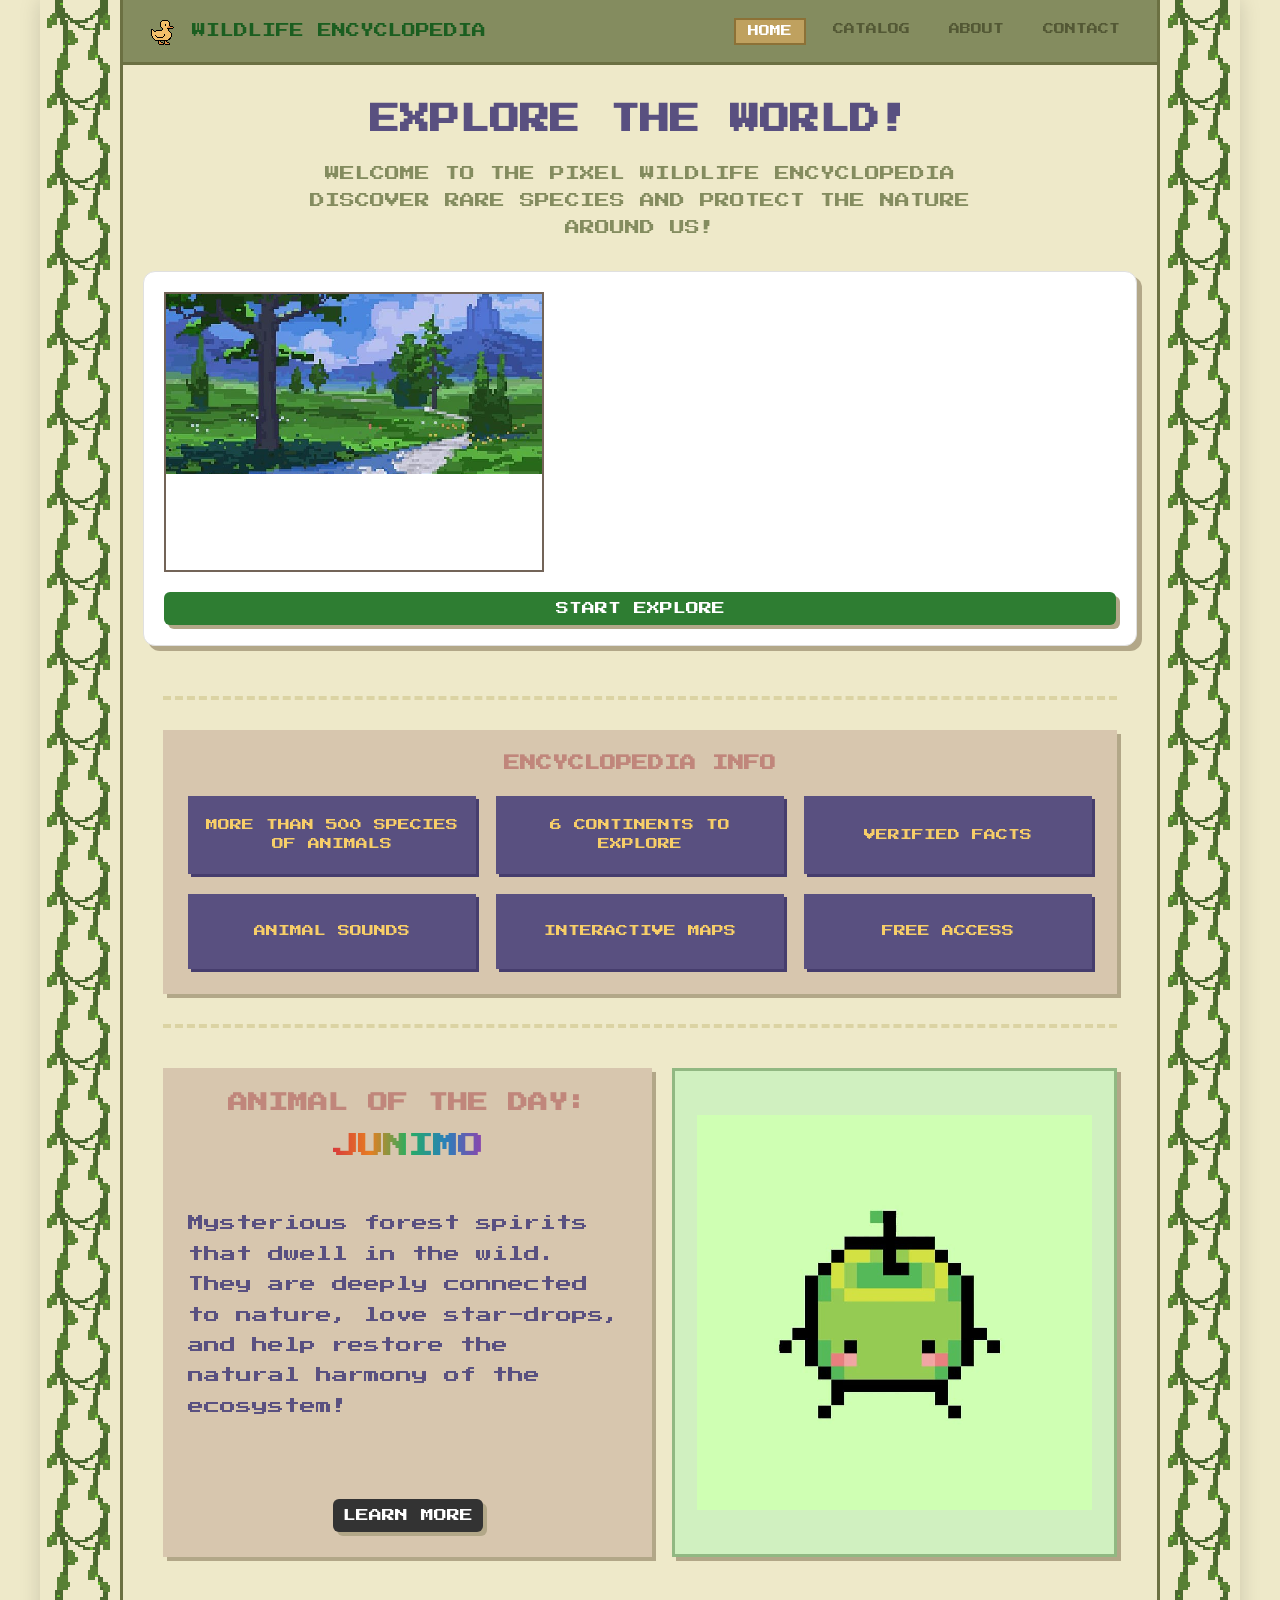
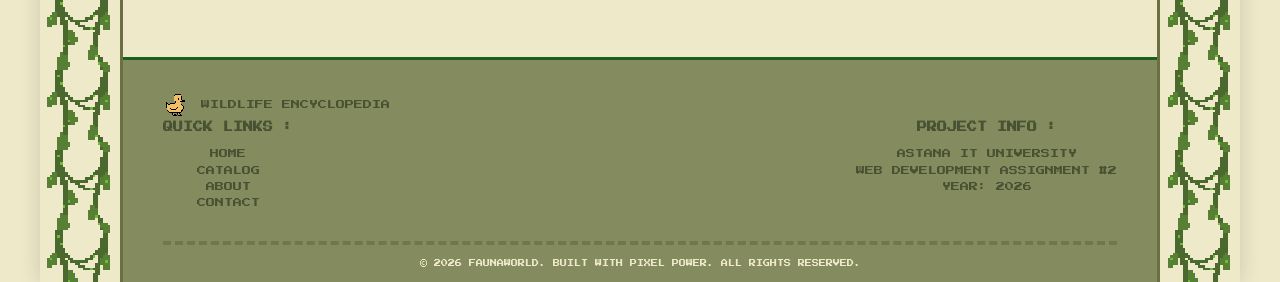
<file: index.html>
<!DOCTYPE html>
<html lang="en">
<head>
    <meta charset="UTF-8">
    <meta name="viewport" content="width=device-width, initial-scale=1.0">
    <title>Wildlife Encyclopedia - Home</title>
    <link rel="icon" type="image/png" href="images/duck_icon.png">
    <link rel="stylesheet" href="css/style.css">
</head>
<body>

    <div class="page-container">
        <div class="vine-border vine-left"></div>
        

        <div class="main-content">
            <header class="header">
                <div class="logo">
                    <img src="images/duck_icon.png" alt="logo" class="logo-img">
                    <span>WILDLIFE ENCYCLOPEDIA</span>
                </div>
                <nav class="nav">
                    <a href="index.html" class="nav-link active">HOME</a>
                    <a href="services.html" class="nav-link">CATALOG</a>
                    <a href="about.html" class="nav-link">ABOUT</a>
                    <a href="contact.html" class="nav-link">CONTACT</a>
                </nav>
            </header>

            <main>
                <section class="hero">
                    <h1>EXPLORE THE WORLD!</h1>
                    <p class="hero-subtitle">
                        WELCOME TO THE PIXEL WILDLIFE ENCYCLOPEDIA<br>
                        DISCOVER RARE SPECIES AND PROTECT THE NATURE AROUND US!
                    </p>

                    <div class="card">
                        <div class="img-box">
                            <img src="images/card.png" alt="forest" class="card-img">
                        </div>
                        <a href="services.html" class="btn btn-primary">START EXPLORE</a>
                    </div>
                </section>

                <div class="pixel-divider"></div>

                <section class="info-section">
                    <h2 class="section-title">ENCYCLOPEDIA INFO</h2>
                    <div class="stats-grid">
                        <div class="stats-card">
                            MORE THAN 500 SPECIES OF ANIMALS
                        </div>

                        <div class="stats-card">
                            6 CONTINENTS TO EXPLORE
                        </div>

                        <div class="stats-card">
                            VERIFIED FACTS
                        </div>

                        <div class="stats-card">
                            ANIMAL SOUNDS
                        </div>

                        <div class="stats-card">
                            INTERACTIVE MAPS
                        </div>

                         <div class="stats-card">
                            FREE ACCESS
                        </div>

                    </div>
                </section>

                <div class="pixel-divider"></div>

                <section class="featured-section">
                    <div class="featured-card">
                        <div class="featured-info">
                            <h2 class="featured-title">ANIMAL OF THE DAY:</h2>
                            <h3 class="junimo-name">JUNIMO</h3>
                            <p class="featured-text">
                                Mysterious forest spirits that dwell in the wild. They are deeply connected to nature, love star-drops, and help restore the natural harmony of the ecosystem!
                            </p>
                            <a href="services.html" class="btn btn-secondary">LEARN MORE</a>
                        </div>
                        <div class="featured-img-box">
                            <img src="images/junimo.png" alt="junimo" class="junimo-img">
                        </div>
                    </div>
                </section>
            </main>

            <footer class="footer">
                <div class="footer-top">
                    <div class="footer-logo">
                        <img src="images/duck_icon.png" class="logo">
                        <span>WILDLIFE ENCYCLOPEDIA</span>
                    </div>
                </div>

                <div class="footer-middle">
                    <div class="footer-col">
                        <h4>QUICK LINKS :</h4>
                        <ul>
                            <li><a href="index.html">HOME</a></li>
                            <li><a href="services.html">CATALOG</a></li>
                            <li><a href="about.html">ABOUT</a></li>
                            <li><a href="contact.html">CONTACT</a></li>
                        </ul>
                    </div>
                    <div class="footer-col">
                        <h4>PROJECT INFO :</h4>
                        <ul>
                            <li>ASTANA IT UNIVERSITY</li>
                            <li>WEB DEVELOPMENT ASSIGNMENT #2</li>
                            <li>YEAR: 2026</li>
                        </ul>
                    </div>
                </div>

                <div class="footer-bottom">
                    <p>© 2026 FAUNAWORLD. BUILT WITH PIXEL POWER. ALL RIGHTS RESERVED.</p>
                </div>
            </footer>
        </div>
        <div class="vine-border vine-right"></div>
    </div>
    
</body>
</html>
</file>
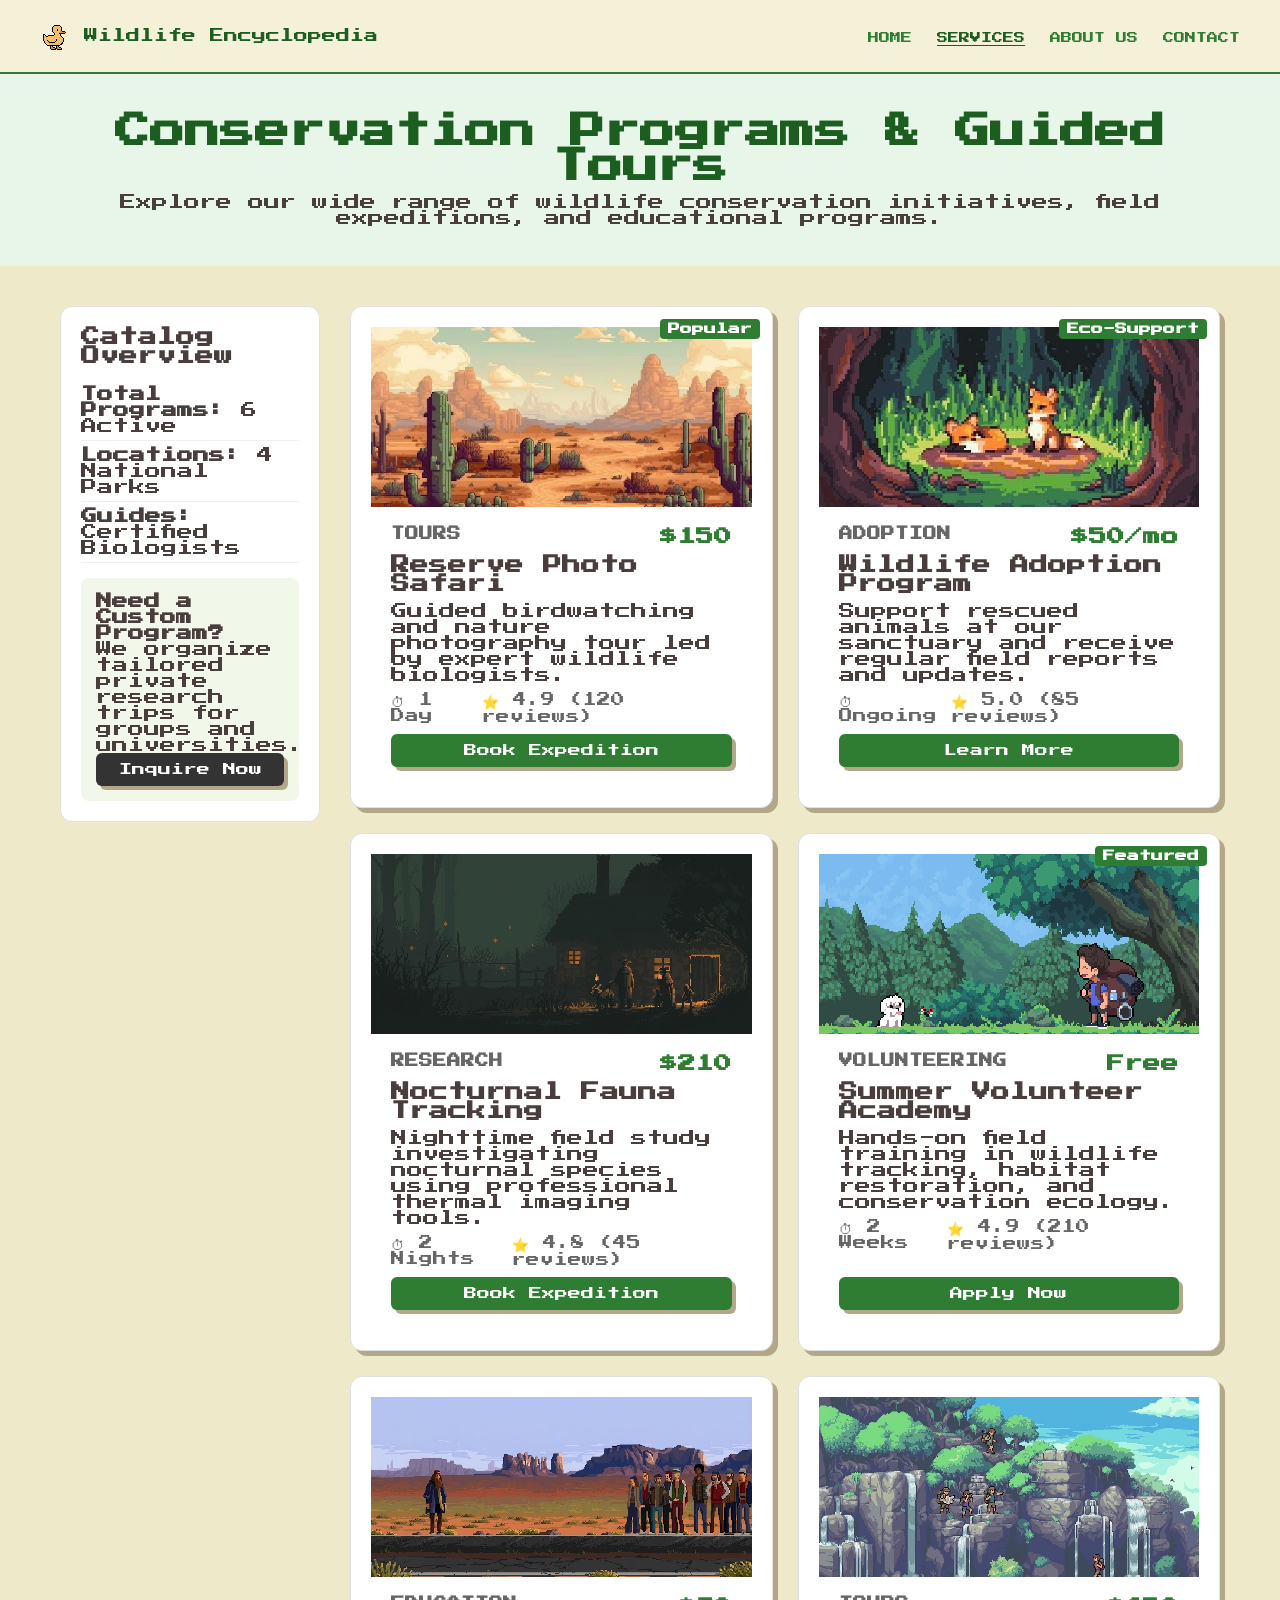
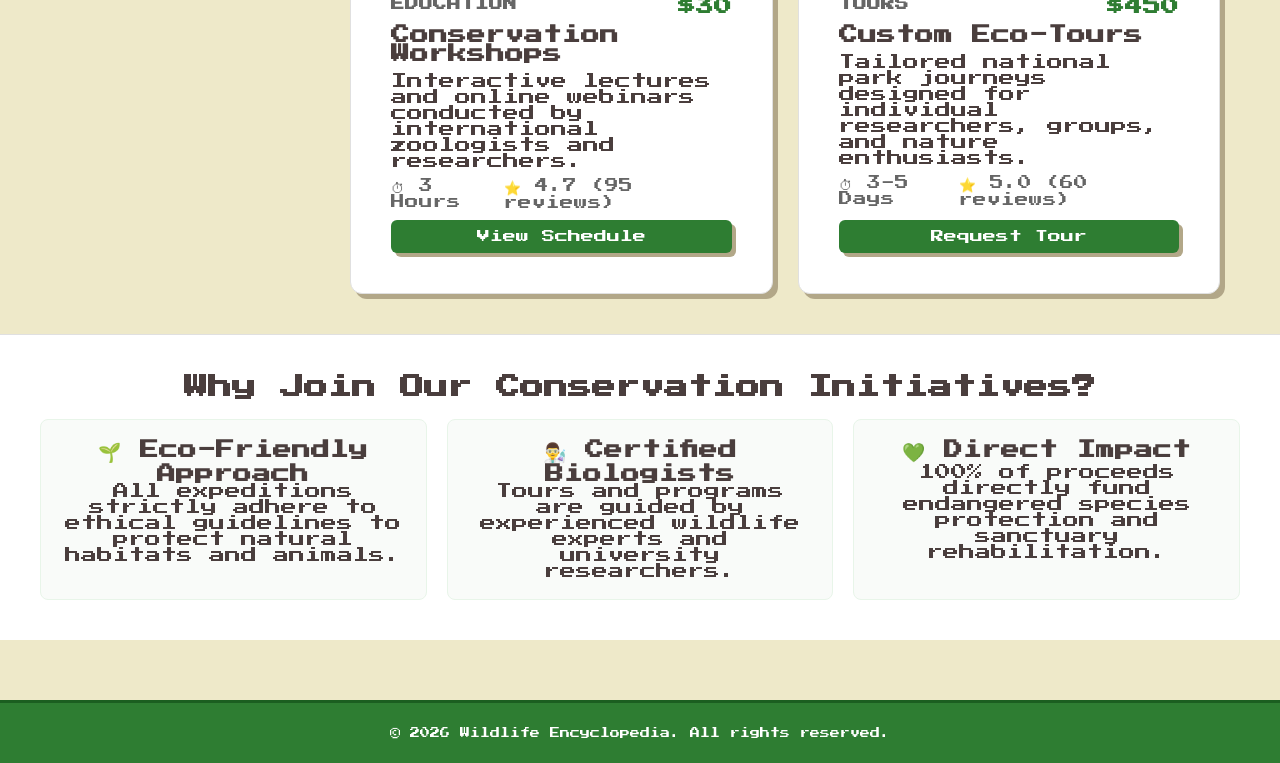
<file: services.html>
<!DOCTYPE html>
<html lang="en">
<head>
  <meta charset="UTF-8">
  <meta name="viewport" content="width=device-width, initial-scale=1.0">
  <title>Services & Catalog — Wildlife Encyclopedia</title>
  <link rel="stylesheet" href="css/style.css">
  <link rel="stylesheet" href="css/responsive.css">
  <link rel="icon" type="image/x-icon" href="images/duck_icon.png">
</head>
<body>

  <header class="main-header">
    <div class="logo">
      <img src="images/duck_icon.png" alt="Wildlife Encyclopedia Logo" class="logo-img">
      <span>Wildlife Encyclopedia</span>
    </div>
    <nav class="main-nav">
      <ul>
        <li><a href="index.html">Home</a></li>
        <li><a href="services.html" class="active">Services</a></li>
        <li><a href="about.html">About Us</a></li>
        <li><a href="contact.html">Contact</a></li>
      </ul>
    </nav>
  </header>

  <main>
    <section class="services-hero">
      <h1>Conservation Programs & Guided Tours</h1>
      <p>Explore our wide range of wildlife conservation initiatives, field expeditions, and educational programs.</p>
      
      
    </section>

    <section class="services-catalog-wrapper">
      <div class="catalog-container">
        
        <aside class="catalog-sidebar">
          <h3>Catalog Overview</h3>
          <ul class="sidebar-stats">
            <li><strong>Total Programs:</strong> 6 Active</li>
            <li><strong>Locations:</strong> 4 National Parks</li>
            <li><strong>Guides:</strong> Certified Biologists</li>
          </ul>

          <div class="sidebar-box">
            <h4>Need a Custom Program?</h4>
            <p>We organize tailored private research trips for groups and universities.</p>
            <a href="contact.html" class="btn btn-secondary">Inquire Now</a>
          </div>
        </aside>

        <div class="catalog-grid">
          
          <article class="card">
            <span class="card-badge">Popular</span>
            <img src="images/safari.jpg" alt="Reserve Photo Safari">
            <div class="card-body">
              <div class="card-meta">
                <span class="category">Tours</span>
                <span class="price">$150</span>
              </div>
              <h3>Reserve Photo Safari</h3>
              <p>Guided birdwatching and nature photography tour led by expert wildlife biologists.</p>
              <div class="card-details">
                <span>⏱ 1 Day</span>
                <span>⭐ 4.9 (120 reviews)</span>
              </div>
              <a href="contact.html" class="btn">Book Expedition</a>
            </div>
          </article>

          <article class="card">
            <span class="card-badge">Eco-Support</span>
            <img src="images/adoption.jpg" alt="Wildlife Adoption Program">
            <div class="card-body">
              <div class="card-meta">
                <span class="category">Adoption</span>
                <span class="price">$50/mo</span>
              </div>
              <h3>Wildlife Adoption Program</h3>
              <p>Support rescued animals at our sanctuary and receive regular field reports and updates.</p>
              <div class="card-details">
                <span>⏱ Ongoing</span>
                <span>⭐ 5.0 (85 reviews)</span>
              </div>
              <a href="contact.html" class="btn">Learn More</a>
            </div>
          </article>

          <article class="card">
            <img src="images/night.jpg" alt="Night Monitoring">
            <div class="card-body">
              <div class="card-meta">
                <span class="category">Research</span>
                <span class="price">$210</span>
              </div>
              <h3>Nocturnal Fauna Tracking</h3>
              <p>Nighttime field study investigating nocturnal species using professional thermal imaging tools.</p>
              <div class="card-details">
                <span>⏱ 2 Nights</span>
                <span>⭐ 4.8 (45 reviews)</span>
              </div>
              <a href="contact.html" class="btn">Book Expedition</a>
            </div>
          </article>

          <article class="card">
            <span class="card-badge">Featured</span>
            <img src="images/volunteer.jpg" alt="Volunteer School">
            <div class="card-body">
              <div class="card-meta">
                <span class="category">Volunteering</span>
                <span class="price">Free</span>
              </div>
              <h3>Summer Volunteer Academy</h3>
              <p>Hands-on field training in wildlife tracking, habitat restoration, and conservation ecology.</p>
              <div class="card-details">
                <span>⏱ 2 Weeks</span>
                <span>⭐ 4.9 (210 reviews)</span>
              </div>
              <a href="contact.html" class="btn">Apply Now</a>
            </div>
          </article>

          <article class="card">
            <img src="images/workshop.jpg" alt="Lectures and Workshops">
            <div class="card-body">
              <div class="card-meta">
                <span class="category">Education</span>
                <span class="price">$30</span>
              </div>
              <h3>Conservation Workshops</h3>
              <p>Interactive lectures and online webinars conducted by international zoologists and researchers.</p>
              <div class="card-details">
                <span>⏱ 3 Hours</span>
                <span>⭐ 4.7 (95 reviews)</span>
              </div>
              <a href="contact.html" class="btn">View Schedule</a>
            </div>
          </article>

          <article class="card">
            <img src="images/ecotour.jpg" alt="Eco Tours">
            <div class="card-body">
              <div class="card-meta">
                <span class="category">Tours</span>
                <span class="price">$450</span>
              </div>
              <h3>Custom Eco-Tours</h3>
              <p>Tailored national park journeys designed for individual researchers, groups, and nature enthusiasts.</p>
              <div class="card-details">
                <span>⏱ 3-5 Days</span>
                <span>⭐ 5.0 (60 reviews)</span>
              </div>
              <a href="contact.html" class="btn">Request Tour</a>
            </div>
          </article>

        </div>
      </div>
    </section>

    <section class="services-info">
      <h2>Why Join Our Conservation Initiatives?</h2>
      <div class="info-boxes">
        <div class="info-box">
          <h3>🌱 Eco-Friendly Approach</h3>
          <p>All expeditions strictly adhere to ethical guidelines to protect natural habitats and animals.</p>
        </div>
        <div class="info-box">
          <h3>👨‍🔬 Certified Biologists</h3>
          <p>Tours and programs are guided by experienced wildlife experts and university researchers.</p>
        </div>
        <div class="info-box">
          <h3>💚 Direct Impact</h3>
          <p>100% of proceeds directly fund endangered species protection and sanctuary rehabilitation.</p>
        </div>
      </div>
    </section>
  </main>

  <footer class="main-footer">
    <p>&copy; 2026 Wildlife Encyclopedia. All rights reserved.</p>
  </footer>

</body>
</html>
</file>
<file: css/style.css>
@import url('https://fonts.googleapis.com/css2?family=Press+Start+2P&display=swap');

* {
    margin: 0;
    padding: 0;
    box-sizing: border-box;

    image-rendering: pixelated;
    image-rendering: crisp-edges;
}

body {
    background-color: #eee9c9;
    font-family: 'Press Start 2P', cursive;
    color: #4a3e3d;
    min-height: 100vh;
}

.page-container {
    display: flex;
    justify-content: center;
    max-width: 1200px;
    margin: 0 auto;
    background-color: #eee9c9;
    box-shadow: 0 0 20px rgba(0, 0, 0, 0.15);
}

.vine-border {
    width: 80px;
    background-image: url('../images/loza.png');
    background-repeat: repeat-y;
    background-position: center top;
    background-size: 100% auto;
    flex-shrink: 0;
}

.main-content {
    flex-grow: 1;
    max-width: 1110px;
    border-left: 3px solid #6b7042;
    border-right: 3px solid #6b7042;
}

.header {
    display: flex;
    justify-content: space-between;
    align-items: center;
    padding: 15px 25px;
    background-color: #848c5f;
    border-bottom: 3px solid #6b7042;
}

.logo {
    display: flex;
    align-items: center;
    gap: 12px;
    font-size: 20px;
    color: #1c1a0c;
}

.nav {
    display: flex;
    gap: 15px;
    font-size: 11px;
}

.nav-link {
    color: #535835;
    text-decoration: none;
    padding: 6px 12px;
    transition: all 0.1s ease;
}

.nav-link.active {
    color: #ffffff;
    background-color: #bfa15f;
    border: 2px solid #8c7136;
}


.hero {
    text-align: center;
    padding: 40px 20px 20px 20px;
}
.hero h1 {
    font-size: 30px;
    color: #595080;
    margin-bottom: 25px;
}
.hero-subtitle {
    font-size: 15px;
    line-height: 1.8;
    color: #848c5f;
    max-width: 700px;
    margin: 0 auto 30px auto;
}

.card {
    background-color: #d7c6ae;
    padding: 20px;
    display: inline-block;
    box-shadow: 5px 5px 0px #b2a788;
}

.img-box {
    width: 380px;
    height: 280px;
    margin-bottom: 20px;
    border: 2px solid #736458;
    overflow: hidden;
}
.card-img {
    width: 100%;
    height: 100%;
    object-fit: cover;
}


.btn {
    display: inline-block;
    font-family: 'Press Start 2P', cursive;
    text-decoration: none;
    padding: 12px 24px;
    font-size: 13px;
    box-shadow: 4px 4px 0px #b2a788;
    transition: transform 0.1s, box-shadow 0.1s;
}

.btn-primary, .btn-secondary {
    background-color: #eee9c9;
    color: #c0867b;
}

.btn:hover {
    transform: translate(-2px, -2px);
    box-shadow: 6px 6px 0px #b6a48c;
    background-color: #ece6d4;
}
.btn:active {
    transform: translate(2px, 2px);
    box-shadow: 2px 2px 0px #b6a48c;
}


.pixel-divider {
    border-bottom: 4px dashed #dbd3a3;
    margin: 30px 40px;
}


.info-section {
    padding: 25px;
    margin: 0 40px;
    background-color: #d7c6ae;
    box-shadow: 4px 4px 0px #b2a788;
}

.section-title {
    text-align: center;
    font-size: 16px;
    color: #c0867b;
    margin-bottom: 25px;
}

.stats-grid {
    display: grid;
    grid-template-columns: repeat(3, 1fr);
    gap: 20px;
}

.stats-card {
    background-color: #595080;
    color: #f7ce68;
    padding: 20px 12px;
    text-align: center;
    font-size: 12px;
    line-height: 1.6;
    display: flex;
    align-items: center;
    justify-content: center;
    min-height: 75px;
    box-shadow: 3px 3px 0px #463d6d;
}

.featured-section {
    padding: 10px 40px 40px 40px;
}

.featured-card {
    display: flex;
    gap: 20px;
    align-items: stretch;
}

.featured-info {
    flex: 1;
    aspect-ratio: 1/1;
    background-color: #d7c6ae;
    padding: 25px;
    box-shadow: 4px 4px 0px #b2a788;
    display: flex;
    flex-direction: column;
    align-items: center;
}

.featured-title {
    font-size: 20px;
    color: #c0867b;
    margin-bottom: 20px;
}

.junimo-name {
    font-size: 25px;
    margin-bottom: 50px;
    background: linear-gradient(90deg, #d93b3b, #e67e22, #27ae60, #2980b9, #8e44ad);
    -webkit-background-clip: text;
    background-clip: text;
    -webkit-text-fill-color: transparent;
    display: inline-block;
}

.featured-text {
    font-size: 16px;
    line-height: 1.9;
    color: #595080;
    margin-bottom: 50px;
}

.featured-img-box {
    flex: 1;
    aspect-ratio: 1/1;
    background-color: #d0f0c0;
    border: 3px solid #91b882;
    display: flex;
    align-items: center;
    justify-content: center;
    box-shadow: 4px 4px 0px #b2a788;
}

.junimo-img {
    width: 90%;
    height: auto;
    object-fit: contain;
}

.footer {
    background-color: #848c5f;
    color: #485233;
    padding: 30px 40px 15px 40px;
    font-size: 9px;
}
.footer-logo {
    display: flex;
    align-items: center;
    gap: 10px;
    color: #485233;
}
.footer-logo .logo {
    width: 28px;
    height: 28px;
}
.footer-middle {
    display: flex;
    justify-content: space-between;
    margin-bottom: 30px;
    line-height: 1.8;

}
.footer-col h4{
    color: #485233;
    margin-bottom: 10px;
    font-size: 10px;
}

.footer-col ul{
    list-style: none;
}
.footer-col a{
    color: #485233;
    text-decoration: none;
}
.footer-col a:hover {
    color: #1c1a0c;
    text-decoration: underline;
}

.footer-bottom {
    border-top: 4px dashed #6f774b;
    padding-top: 15px;
    text-align: center;
    color: #eee9c9;
    font-size: 7px;
}



@media (max-width: 850px) {
    .stats-grid {
        grid-template-columns: repeat(2, 1fr);
    }

    .featured-card {
        flex-direction: column;
    }
    .featured-img-box {
        width: 100%;
        height: 220px;
    }
}

@media (max-width: 600px) {
    .vine-border {
        display: none;
    }
    .header {
        flex-direction: column;
        align-items: center;
        padding: 15px 10px;
        gap: 10px;
    }
    .nav-links {
        flex-wrap: wrap;
        justify-content: center;
        gap: 8px;
    }
    .featured-card {
        flex-direction: column;
    }
    .featured-info,
    .featured-img-box {
        aspect-ratio: auto;
        width: 100%;
        box-sizing: border-box;
    }
    .featured-info {
        padding: 20px 15px;
    }
    .featured-title {
        margin-bottom: 8px;
        line-height: 1.2;
    }
    .junimo-name {
        margin-bottom: 12px;
        line-height: 1.2;
    }
    .featured-img-box {
        min-height: 220px;
        padding: 15px;
    }
    .stats-grid {
        grid-template-columns: 1fr;
    }ну 

    .img-box {
        width: 100%;
        height: 200px;
    }
    .footer-middle {
        flex-direction: column;
        gap: 20px;
    }
    .info-section, .featured-section {
        margin: 0 10px;
        padding: 15px;
    }
}




.services-hero {
  text-align: center;
  padding: 40px 20px;
  background-color: #e8f5e9;
}

.services-hero h1 {
  font-size: 2.2rem;
  color: #1b5e20;
  margin-bottom: 10px;
}

.filter-group {
  display: flex;
  justify-content: center;
  gap: 10px;
  margin-top: 20px;
  flex-wrap: wrap;
}

.filter-btn {
  padding: 8px 18px;
  border: 1px solid #2e7d32;
  background-color: #fff;
  color: #2e7d32;
  border-radius: 20px;
  cursor: pointer;
  transition: 0.3s;
}

.filter-btn.active,
.filter-btn:hover {
  background-color: #2e7d32;
  color: #fff;
}

.services-catalog-wrapper {
  padding: 40px 20px;
  max-width: 1200px;
  margin: 0 auto;
}

.catalog-container {
  display: grid;
  grid-template-columns: 260px 1fr;
  gap: 30px;
}

.catalog-sidebar {
  background-color: #fff;
  border: 1px solid #e0e0e0;
  border-radius: 12px;
  padding: 20px;
  height: fit-content;
}

.sidebar-stats {
  list-style: none;
  margin: 15px 0;
  padding: 0;
}

.sidebar-stats li {
  padding: 6px 0;
  border-bottom: 1px solid #f0f0f0;
}

.sidebar-box {
  background-color: #f1f8e9;
  padding: 15px;
  border-radius: 8px;
  margin-top: 15px;
}

.catalog-grid {
  display: grid;
  grid-template-columns: repeat(2, 1fr);
  gap: 25px;
}

.card {
  background-color: #fff;
  border: 1px solid #e0e0e0;
  border-radius: 12px;
  overflow: hidden;
  display: flex;
  flex-direction: column;
  position: relative;
  transition: transform 0.3s ease, box-shadow 0.3s ease;
}

.card:hover {
  transform: translateY(-5px);
  box-shadow: 0 8px 16px rgba(0,0,0,0.1);
}

.card img {
  width: 100%;
  height: 180px;
  object-fit: cover;
}

.card-badge {
  position: absolute;
  top: 12px;
  right: 12px;
  background-color: #2e7d32;
  color: #fff;
  font-size: 0.75rem;
  font-weight: bold;
  padding: 4px 8px;
  border-radius: 4px;
}

.card-body {
  padding: 20px;
  display: flex;
  flex-direction: column;
  gap: 10px;
  flex-grow: 1;
}

.card-meta {
  display: flex;
  justify-content: space-between;
  font-weight: bold;
}

.card-meta .category {
  color: #666;
  font-size: 0.85rem;
  text-transform: uppercase;
}

.card-meta .price {
  color: #2e7d32;
  font-size: 1.1rem;
}

.card-details {
  display: flex;
  justify-content: space-between;
  font-size: 0.85rem;
  color: #666;
}

.btn {
  display: block;
  text-align: center;
  padding: 10px;
  background-color: #2e7d32;
  color: #fff;
  text-decoration: none;
  border-radius: 6px;
  margin-top: auto;
}

.btn-secondary {
  background-color: #333;
}

.services-info {
  background-color: #fff;
  padding: 40px 20px;
  text-align: center;
  border-top: 1px solid #e0e0e0;
}

.info-boxes {
  display: flex;
  gap: 20px;
  max-width: 1200px;
  margin: 20px auto 0;
}

.info-box {
  flex: 1;
  padding: 20px;
  background-color: #f9fbf9;
  border-radius: 8px;
  border: 1px solid #e8f5e9;
}

@import url('https://fonts.googleapis.com/css2?family=Press+Start+2P&display=swap');

.main-header {
  display: flex;
  justify-content: space-between;
  align-items: center;
  padding: 20px 40px;
  background-color: #f5f0d8;
  border-bottom: 2px solid #2e7d32;
}

.logo {
  display: flex;
  align-items: center;
  gap: 12px;
  font-family: 'Press Start 2P', monospace;
  font-size: 14px;
  color: #1b5e20;
}

.logo-img {
  width: 32px;
  height: 32px;
  image-rendering: pixelated;
}

.main-nav ul {
  display: flex;
  list-style: none;
  gap: 25px;
  margin: 0;
  padding: 0;
}

.main-nav a {
  font-family: 'Press Start 2P', monospace;
  font-size: 11px;
  text-decoration: none;
  color: #2e7d32;
  text-transform: uppercase;
  transition: color 0.2s ease;
}

.main-nav a:hover,
.main-nav a.active {
  color: #1b5e20;
  text-decoration: underline;
}

footer {
  margin-top: 60px;
  padding: 25px 20px;
  background-color: #2e7d32;
  color: #ffffff;
  text-align: center;
  font-family: 'Press Start 2P', monospace;
  font-size: 10px;
  border-top: 3px solid #1b5e20;
}
</file>
<file: css/responsive.css>
@media (max-width: 992px) {
  .catalog-grid {
    grid-template-columns: repeat(2, 1fr);
    gap: 20px;
  }

  .info-boxes {
    flex-direction: column;
  }
}

@media (max-width: 600px) {
  .catalog-grid {
    grid-template-columns: 1fr;
  }

  .filter-group {
    flex-direction: column;
    width: 100%;
  }

  .filter-btn {
    width: 100%;
  }
}

@media (max-width: 992px) {
  .catalog-container {
    grid-template-columns: 1fr;
  }
}
</file>
